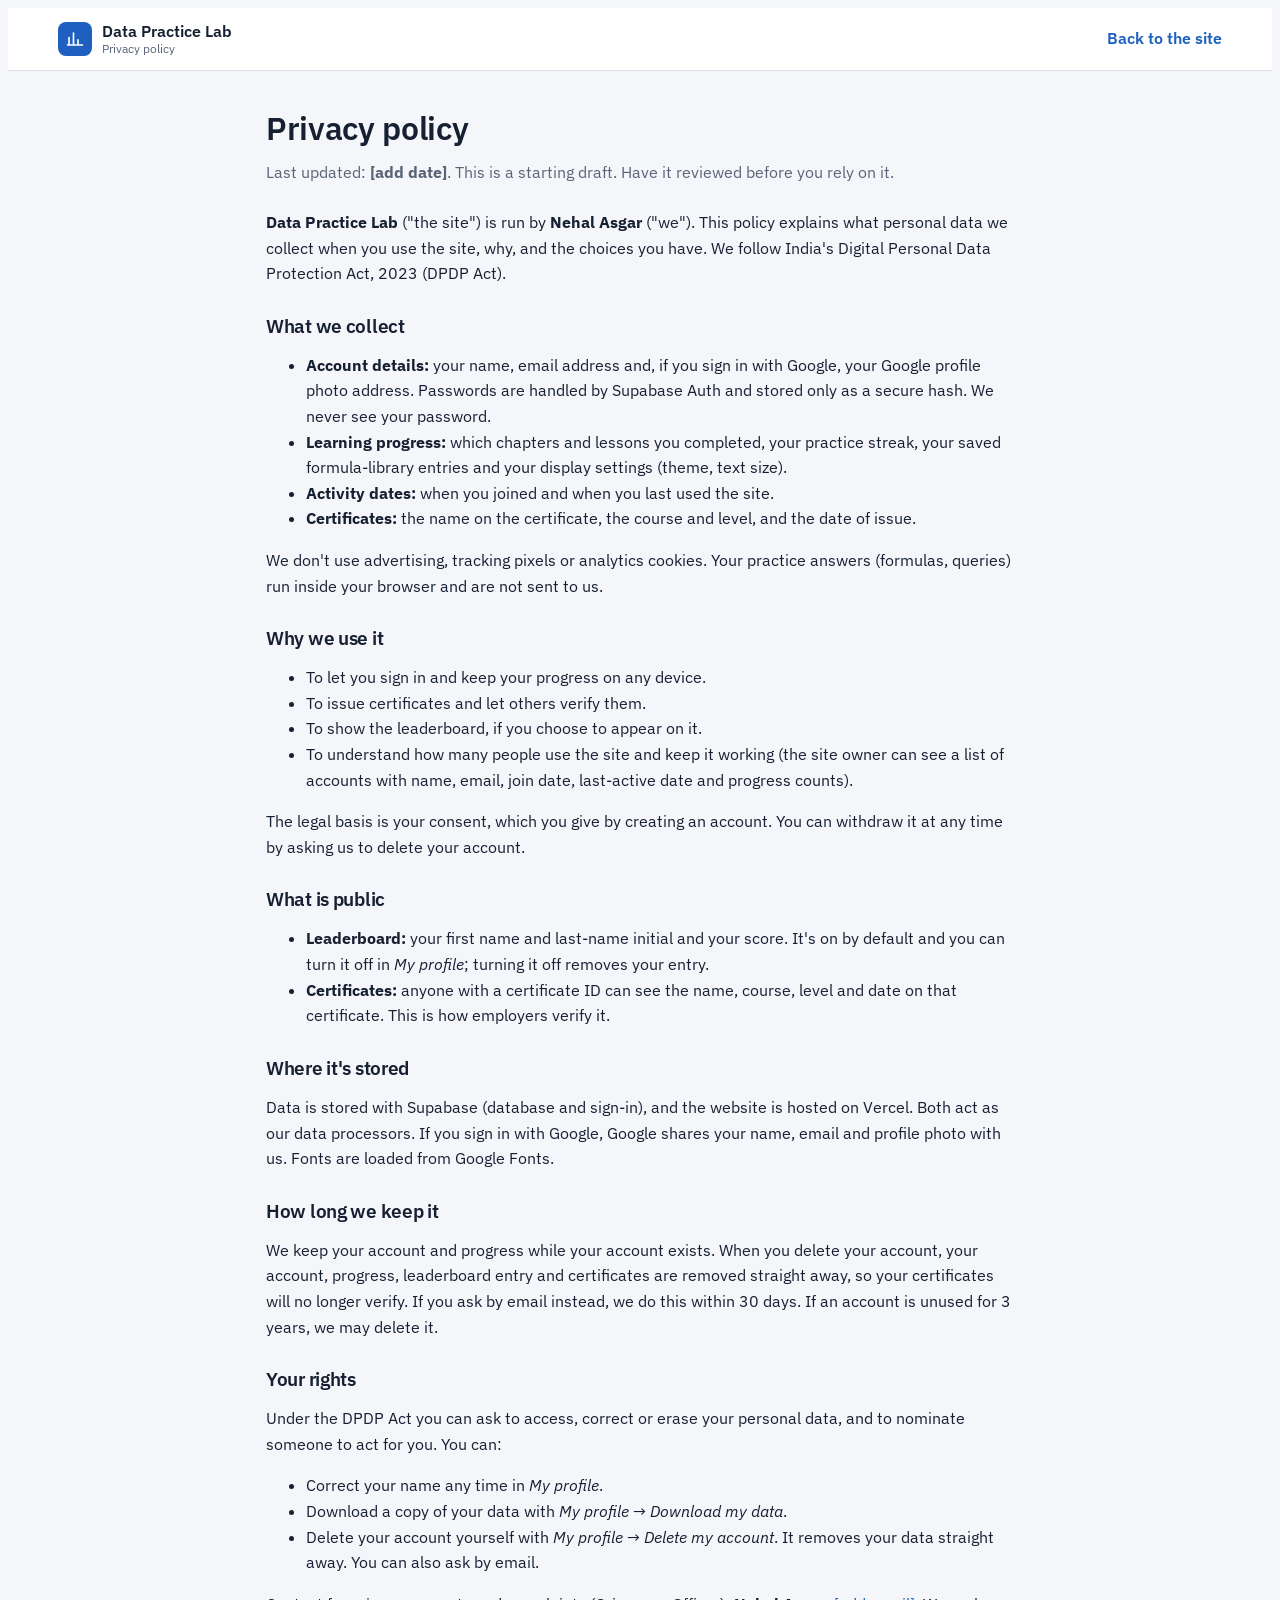
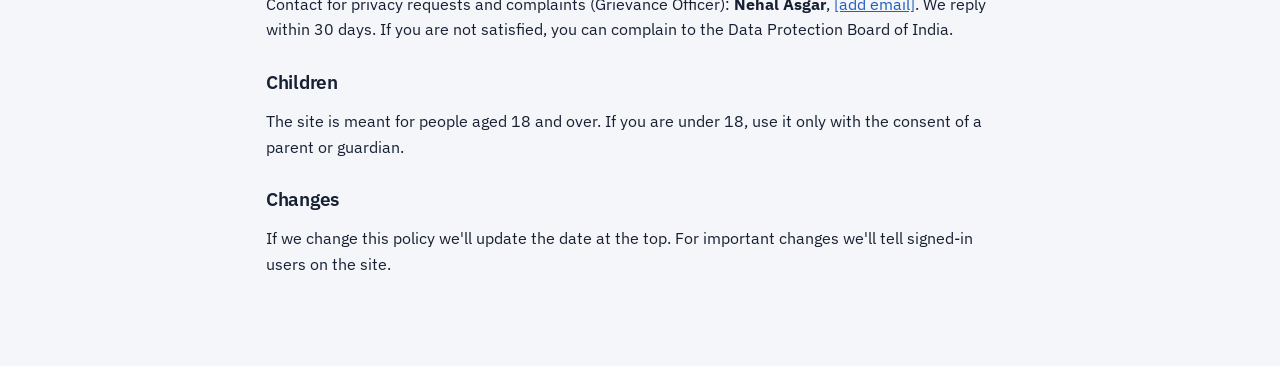
<file: privacy.html>
<!doctype html>
<html lang="en">
<head>
<meta charset="utf-8">
<meta name="viewport" content="width=device-width,initial-scale=1">
<title>Privacy policy · Data Practice Lab</title>
<link rel="stylesheet" href="https://fonts.googleapis.com/css2?family=IBM+Plex+Sans:wght@400;500;600&display=swap">
<link rel="stylesheet" href="css/app.css">
<link rel="stylesheet" href="css/site.css">
</head>
<body>
<header class="lnav"><a class="lbrand" href="./"><span class="logo"><svg viewBox="0 0 24 24" width="18" height="18" fill="none" stroke="currentColor" stroke-width="2.2" stroke-linecap="round"><path d="M4 20V10M10 20V4M16 20v-7M22 20H2"/></svg></span><span><b data-site="name">Data Practice Lab</b><small>Privacy policy</small></span></a><a class="lnk" href="./">Back to the site</a></header>
<main class="doc">
<h1>Privacy policy</h1>
<p class="meta">Last updated: <b>[add date]</b>. This is a starting draft. Have it reviewed before you rely on it.</p>

<p><b data-site="name">Data Practice Lab</b> ("the site") is run by <b data-site="owner">the site owner</b> ("we"). This policy explains what personal data we collect when you use the site, why, and the choices you have. We follow India's Digital Personal Data Protection Act, 2023 (DPDP Act).</p>

<h2>What we collect</h2>
<ul>
  <li><b>Account details:</b> your name, email address and, if you sign in with Google, your Google profile photo address. Passwords are handled by Supabase Auth and stored only as a secure hash. We never see your password.</li>
  <li><b>Learning progress:</b> which chapters and lessons you completed, your practice streak, your saved formula-library entries and your display settings (theme, text size).</li>
  <li><b>Activity dates:</b> when you joined and when you last used the site.</li>
  <li><b>Certificates:</b> the name on the certificate, the course and level, and the date of issue.</li>
</ul>
<p>We don't use advertising, tracking pixels or analytics cookies. Your practice answers (formulas, queries) run inside your browser and are not sent to us.</p>

<h2>Why we use it</h2>
<ul>
  <li>To let you sign in and keep your progress on any device.</li>
  <li>To issue certificates and let others verify them.</li>
  <li>To show the leaderboard, if you choose to appear on it.</li>
  <li>To understand how many people use the site and keep it working (the site owner can see a list of accounts with name, email, join date, last-active date and progress counts).</li>
</ul>
<p>The legal basis is your consent, which you give by creating an account. You can withdraw it at any time by asking us to delete your account.</p>

<h2>What is public</h2>
<ul>
  <li><b>Leaderboard:</b> your first name and last-name initial and your score. It's on by default and you can turn it off in <i>My profile</i>; turning it off removes your entry.</li>
  <li><b>Certificates:</b> anyone with a certificate ID can see the name, course, level and date on that certificate. This is how employers verify it.</li>
</ul>

<h2>Where it's stored</h2>
<p>Data is stored with Supabase (database and sign-in), and the website is hosted on Vercel. Both act as our data processors. If you sign in with Google, Google shares your name, email and profile photo with us. Fonts are loaded from Google Fonts.</p>

<h2>How long we keep it</h2>
<p>We keep your account and progress while your account exists. When you delete your account, your account, progress, leaderboard entry and certificates are removed straight away, so your certificates will no longer verify. If you ask by email instead, we do this within 30 days. If an account is unused for 3 years, we may delete it.</p>

<h2>Your rights</h2>
<p>Under the DPDP Act you can ask to access, correct or erase your personal data, and to nominate someone to act for you. You can:</p>
<ul>
  <li>Correct your name any time in <i>My profile</i>.</li>
  <li>Download a copy of your data with <i>My profile → Download my data</i>.</li>
  <li>Delete your account yourself with <i>My profile → Delete my account</i>. It removes your data straight away. You can also ask by email.</li>
</ul>
<p>Contact for privacy requests and complaints (Grievance Officer): <b data-site="owner">the site owner</b>, <a data-mail href="#">[add email]</a>. We reply within 30 days. If you are not satisfied, you can complain to the Data Protection Board of India.</p>

<h2>Children</h2>
<p>The site is meant for people aged 18 and over. If you are under 18, use it only with the consent of a parent or guardian.</p>

<h2>Changes</h2>
<p>If we change this policy we'll update the date at the top. For important changes we'll tell signed-in users on the site.</p>
</main>
<script src="js/config.js"></script>
<script>
var S = window.SITE || {};
document.querySelectorAll("[data-site]").forEach(function (el) { if (S[el.dataset.site]) el.textContent = S[el.dataset.site]; });
document.querySelectorAll("a[data-mail]").forEach(function (a) { if (S.contactEmail) { a.href = "mailto:" + S.contactEmail; a.textContent = S.contactEmail; } });
</script>
</body>
</html>
</file>
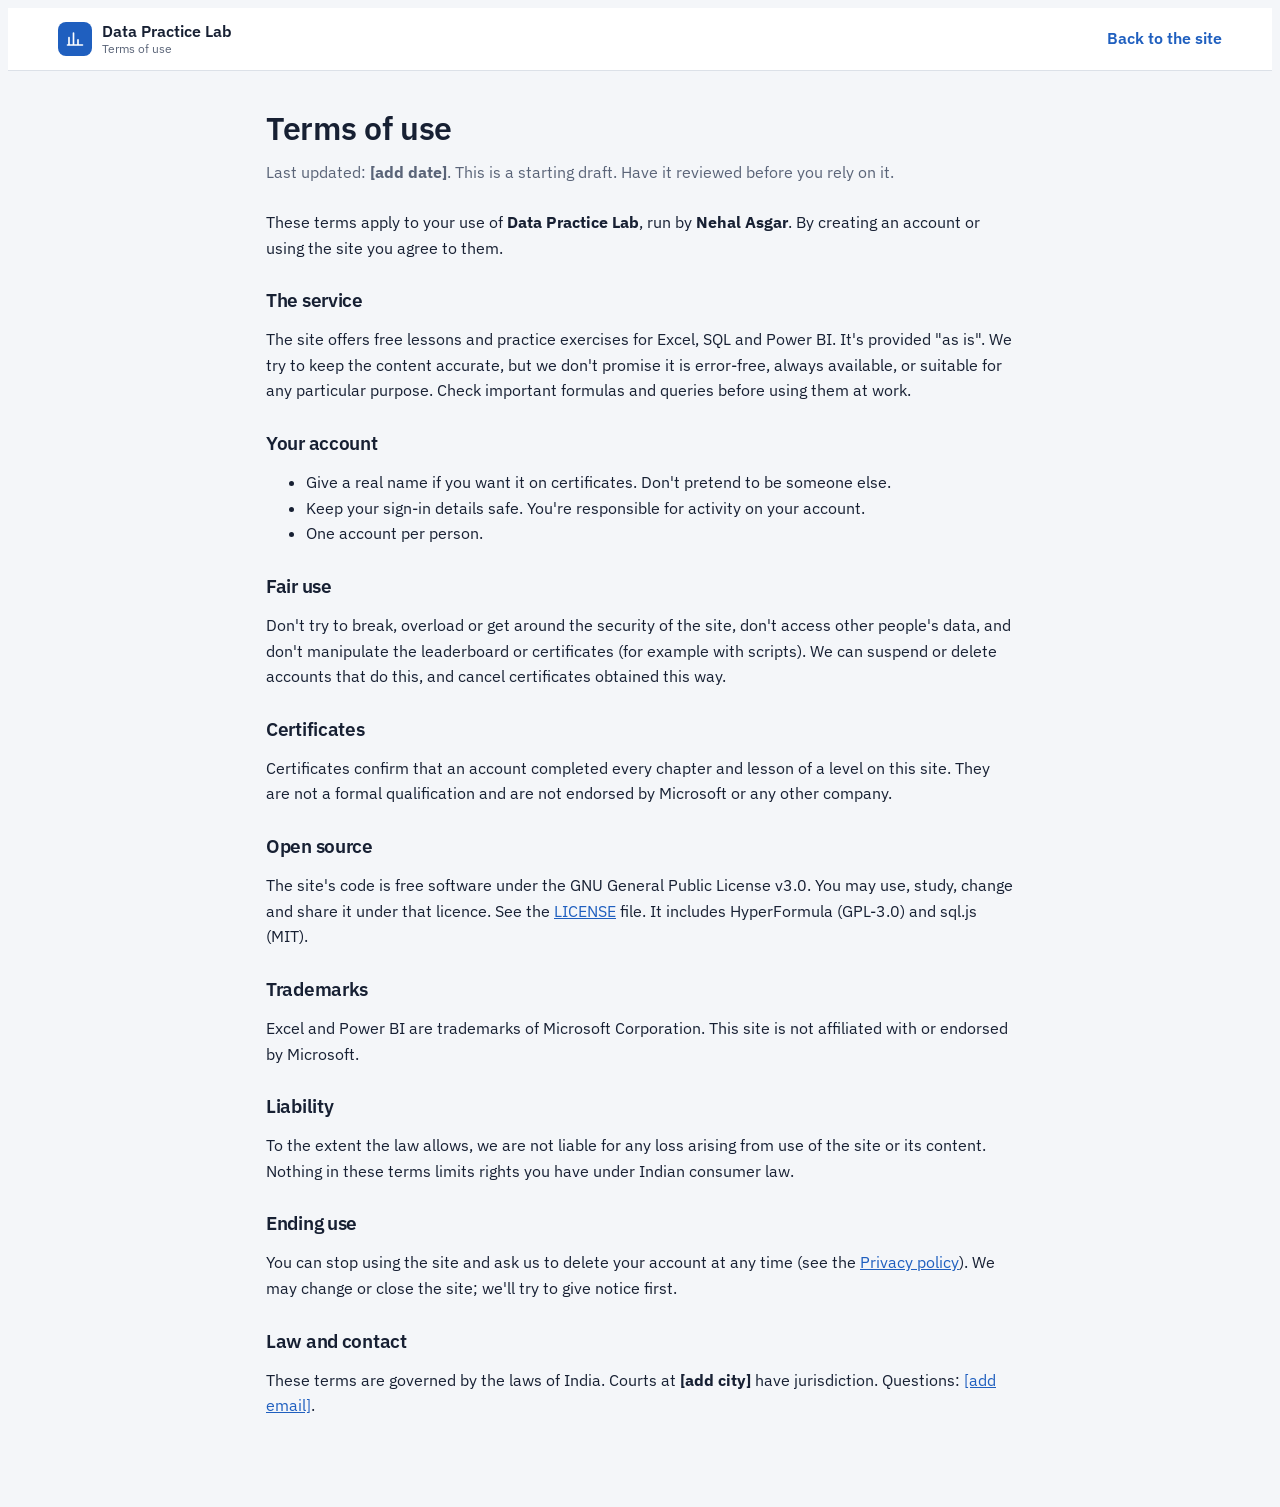
<file: terms.html>
<!doctype html>
<html lang="en">
<head>
<meta charset="utf-8">
<meta name="viewport" content="width=device-width,initial-scale=1">
<title>Terms of use · Data Practice Lab</title>
<link rel="stylesheet" href="https://fonts.googleapis.com/css2?family=IBM+Plex+Sans:wght@400;500;600&display=swap">
<link rel="stylesheet" href="css/app.css">
<link rel="stylesheet" href="css/site.css">
</head>
<body>
<header class="lnav"><a class="lbrand" href="./"><span class="logo"><svg viewBox="0 0 24 24" width="18" height="18" fill="none" stroke="currentColor" stroke-width="2.2" stroke-linecap="round"><path d="M4 20V10M10 20V4M16 20v-7M22 20H2"/></svg></span><span><b data-site="name">Data Practice Lab</b><small>Terms of use</small></span></a><a class="lnk" href="./">Back to the site</a></header>
<main class="doc">
<h1>Terms of use</h1>
<p class="meta">Last updated: <b>[add date]</b>. This is a starting draft. Have it reviewed before you rely on it.</p>

<p>These terms apply to your use of <b data-site="name">Data Practice Lab</b>, run by <b data-site="owner">the site owner</b>. By creating an account or using the site you agree to them.</p>

<h2>The service</h2>
<p>The site offers free lessons and practice exercises for Excel, SQL and Power BI. It's provided "as is". We try to keep the content accurate, but we don't promise it is error-free, always available, or suitable for any particular purpose. Check important formulas and queries before using them at work.</p>

<h2>Your account</h2>
<ul>
  <li>Give a real name if you want it on certificates. Don't pretend to be someone else.</li>
  <li>Keep your sign-in details safe. You're responsible for activity on your account.</li>
  <li>One account per person.</li>
</ul>

<h2>Fair use</h2>
<p>Don't try to break, overload or get around the security of the site, don't access other people's data, and don't manipulate the leaderboard or certificates (for example with scripts). We can suspend or delete accounts that do this, and cancel certificates obtained this way.</p>

<h2>Certificates</h2>
<p>Certificates confirm that an account completed every chapter and lesson of a level on this site. They are not a formal qualification and are not endorsed by Microsoft or any other company.</p>

<h2>Open source</h2>
<p>The site's code is free software under the GNU General Public License v3.0. You may use, study, change and share it under that licence. See the <a href="LICENSE">LICENSE</a> file. It includes HyperFormula (GPL-3.0) and sql.js (MIT).</p>

<h2>Trademarks</h2>
<p>Excel and Power BI are trademarks of Microsoft Corporation. This site is not affiliated with or endorsed by Microsoft.</p>

<h2>Liability</h2>
<p>To the extent the law allows, we are not liable for any loss arising from use of the site or its content. Nothing in these terms limits rights you have under Indian consumer law.</p>

<h2>Ending use</h2>
<p>You can stop using the site and ask us to delete your account at any time (see the <a href="privacy.html">Privacy policy</a>). We may change or close the site; we'll try to give notice first.</p>

<h2>Law and contact</h2>
<p>These terms are governed by the laws of India. Courts at <b>[add city]</b> have jurisdiction. Questions: <a data-mail href="#">[add email]</a>.</p>
</main>
<script src="js/config.js"></script>
<script>
var S = window.SITE || {};
document.querySelectorAll("[data-site]").forEach(function (el) { if (S[el.dataset.site]) el.textContent = S[el.dataset.site]; });
document.querySelectorAll("a[data-mail]").forEach(function (a) { if (S.contactEmail) { a.href = "mailto:" + S.contactEmail; a.textContent = S.contactEmail; } });
</script>
</body>
</html>
</file>
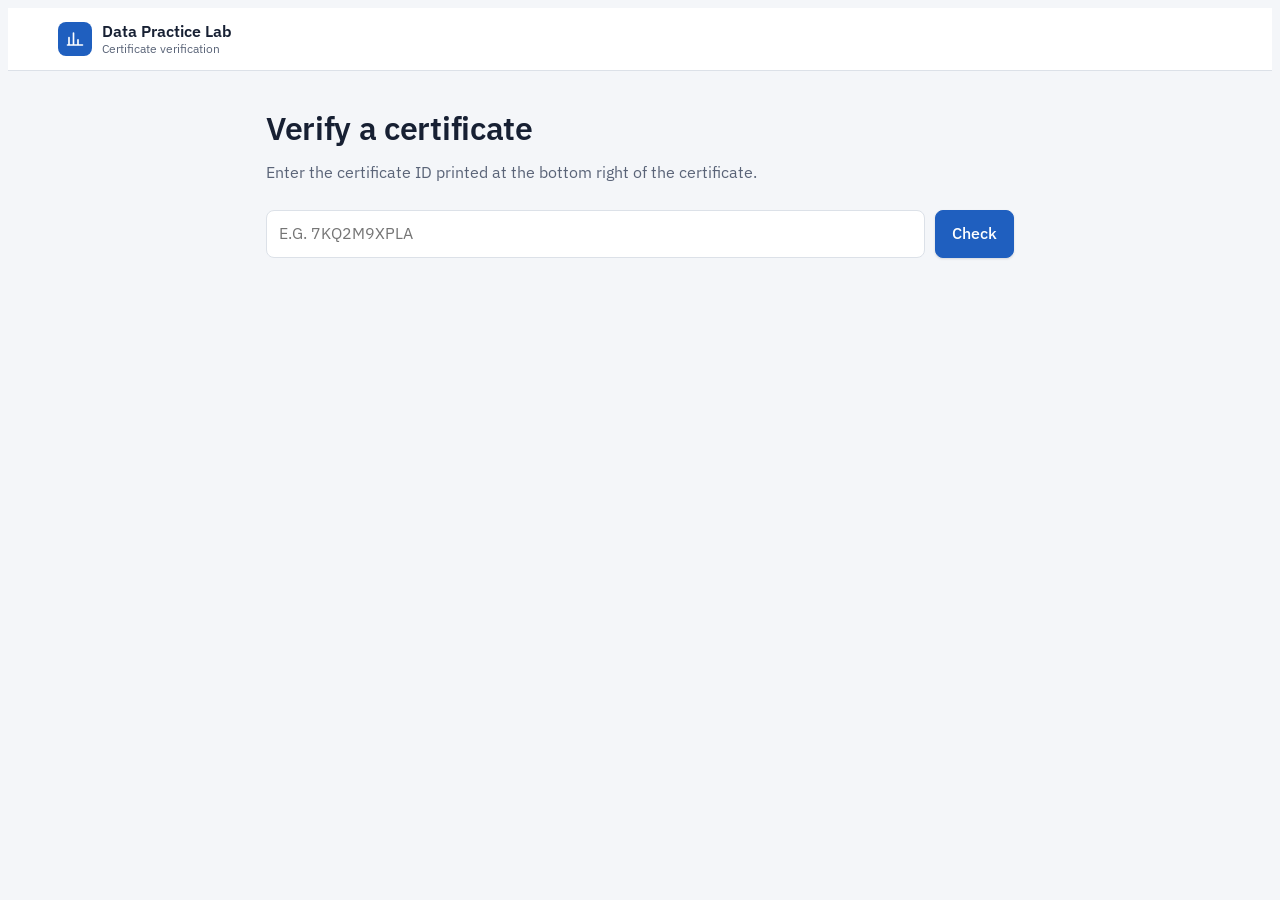
<file: verify.html>
<!doctype html>
<html lang="en">
<head>
<meta charset="utf-8">
<meta name="viewport" content="width=device-width,initial-scale=1">
<title>Verify a certificate · Data Practice Lab</title>
<link rel="stylesheet" href="https://fonts.googleapis.com/css2?family=IBM+Plex+Sans:wght@400;500;600&display=swap">
<link rel="stylesheet" href="css/app.css">
<link rel="stylesheet" href="css/site.css">
</head>
<body>
<header class="lnav"><a class="lbrand" href="./"><span class="logo"><svg viewBox="0 0 24 24" width="18" height="18" fill="none" stroke="currentColor" stroke-width="2.2" stroke-linecap="round"><path d="M4 20V10M10 20V4M16 20v-7M22 20H2"/></svg></span><span><b data-site="name">Data Practice Lab</b><small>Certificate verification</small></span></a></header>
<main class="doc">
  <h1>Verify a certificate</h1>
  <p class="meta">Enter the certificate ID printed at the bottom right of the certificate.</p>
  <form id="vf" class="row" style="display:flex;gap:10px;flex-wrap:wrap"><input id="vid" maxlength="20" placeholder="e.g. 7KQ2M9XPLA" style="flex:1;min-width:200px;padding:10px 12px;border:1px solid var(--line);border-radius:8px;background:var(--surface);color:var(--ink);font:inherit;text-transform:uppercase" aria-label="Certificate ID"><button class="btn primary" type="submit">Check</button></form>
  <div id="out"></div>
</main>
<script src="js/config.js"></script>
<script type="module">
const cfg = window.SUPABASE_CONFIG || {}, SITE = window.SITE || {};
const configured = /^https:\/\//.test(cfg.url || "") && !!cfg.anonKey && !/PASTE/i.test(cfg.url + cfg.anonKey);
const TR = {excel:"Excel", sql:"SQL", pbi:"Power BI"};
const esc = s => String(s ?? "").replace(/[&<>"']/g, c => ({"&":"&amp;","<":"&lt;",">":"&gt;",'"':"&quot;","'":"&#39;"}[c]));
document.querySelectorAll("[data-site]").forEach(el => { if (SITE[el.dataset.site]) el.textContent = SITE[el.dataset.site]; });
const out = document.getElementById("out");
async function fetchCert(id) {
  if (!configured) { try { const c = JSON.parse(localStorage.getItem("demo-db") || "{}")["certificates/" + id]; return c ? {name:c.name, track:c.track, level:c.level, issued_at:c.issuedAt} : null; } catch (e) { return null; } }
  const r = await fetch(cfg.url.replace(/\/$/, "") + "/rest/v1/rpc/verify_certificate", {method:"POST", headers:{apikey:cfg.anonKey, "Content-Type":"application/json"}, body:JSON.stringify({cert_id:id})});
  if (!r.ok) throw new Error("The verification service didn't answer (" + r.status + ").");
  const rows = await r.json(); return rows[0] || null;
}
async function check(id) {
  id = (id || "").trim().toUpperCase(); if (!/^[A-Z0-9]{6,20}$/.test(id)) { out.innerHTML = ""; return; }
  out.innerHTML = `<p class="muted">Checking…</p>`;
  try {
    const c = await fetchCert(id);
    out.innerHTML = c ? `<div class="vcard ok"><b>Valid certificate</b><dl><dt>Issued to</dt><dd>${esc(c.name)}</dd><dt>Course</dt><dd>${esc(TR[c.track] || c.track)} · ${c.level === "advanced" ? "Advanced" : "Basic"} level</dd><dt>Date of issue</dt><dd>${esc(new Date(c.issued_at).toLocaleDateString("en-GB", {day:"2-digit", month:"long", year:"numeric"}))}</dd><dt>Certificate ID</dt><dd>${esc(id)}</dd></dl></div>`
      : `<div class="vcard bad"><b>No certificate found</b><p>Check the ID and try again. IDs are 10 characters, letters and digits.</p></div>`;
  } catch (e) { out.innerHTML = `<div class="vcard bad"><b>Couldn't check right now</b><p>${esc(e.message)}</p></div>`; }
}
const q = new URLSearchParams(location.search).get("id");
document.getElementById("vf").onsubmit = e => { e.preventDefault(); const v = document.getElementById("vid").value; history.replaceState(null, "", "?id=" + encodeURIComponent(v.trim().toUpperCase())); check(v); };
if (q) { document.getElementById("vid").value = q; check(q); }
</script>
</body>
</html>
</file>
<file: css/app.css>
/* Layout: corporate learning portal. Sticky top bar, collapsible navigation rail on the left, one reading/practice column on the right. */
:root{
  --bg:#F4F6F9; --surface:#FFFFFF; --sunk:#EDF0F4; --ink:#172033; --muted:#5A6478; --line:#DCE1E8;
  --accent:#1F5FBF; --accent-soft:#E7EEF9; --accent-ink:#FFFFFF;
  --t-excel:#1D7A4E; --t-sql:#2C5DA8; --t-pbi:#B07A0C;
  --excel:var(--t-excel); --sql:var(--t-sql); --pbi:var(--t-pbi);
  --excel-soft:#E3F1E9; --sql-soft:#E4EBF7; --pbi-soft:#F7EDD9;
  --ok:#1E7B45; --ok-soft:#E3F2E9; --bad:#B4322A; --bad-soft:#FBE9E7; --hl:#FFF1B8;
  --shadow:0 1px 2px rgba(16,24,40,.06), 0 1px 3px rgba(16,24,40,.08);
  --shadow-lg:0 10px 30px rgba(16,24,40,.14);
  --f-display:"IBM Plex Sans", "Segoe UI", system-ui, sans-serif;
  --f-body:"IBM Plex Sans", "Segoe UI", system-ui, sans-serif;
  --f-mono:"IBM Plex Mono", ui-monospace, Consolas, monospace;
  --r:10px; --fs:16px; --top:60px; --rail:296px;
}
@media (prefers-color-scheme: dark){:root:not([data-theme="light"]){
  --bg:#0E121A; --surface:#161B25; --sunk:#1D2330; --ink:#E6EAF2; --muted:#9AA4B7; --line:#2A3242;
  --accent:#7DA6EE; --accent-soft:#1C2A44; --accent-ink:#0E121A;
  --t-excel:#55C48C; --t-sql:#86A9EE; --t-pbi:#E5B455;
  --excel-soft:#16301F; --sql-soft:#1A2640; --pbi-soft:#382A12;
  --ok:#5CCB86; --ok-soft:#143022; --bad:#F08A80; --bad-soft:#3A1A17; --hl:#4A3F12;
  --shadow:0 1px 2px rgba(0,0,0,.4); --shadow-lg:0 10px 30px rgba(0,0,0,.5); color-scheme:dark}}
:root[data-theme="dark"]{
  --bg:#0E121A; --surface:#161B25; --sunk:#1D2330; --ink:#E6EAF2; --muted:#9AA4B7; --line:#2A3242;
  --accent:#7DA6EE; --accent-soft:#1C2A44; --accent-ink:#0E121A;
  --t-excel:#55C48C; --t-sql:#86A9EE; --t-pbi:#E5B455;
  --excel-soft:#16301F; --sql-soft:#1A2640; --pbi-soft:#382A12;
  --ok:#5CCB86; --ok-soft:#143022; --bad:#F08A80; --bad-soft:#3A1A17; --hl:#4A3F12;
  --shadow:0 1px 2px rgba(0,0,0,.4); --shadow-lg:0 10px 30px rgba(0,0,0,.5); color-scheme:dark}

*{box-sizing:border-box}
code, pre, kbd, input, textarea{font-variant-ligatures:none; font-feature-settings:"liga" 0, "calt" 0}
[hidden]{display:none!important}
html{scroll-padding-top:calc(var(--top) + 12px)}
body{background:var(--bg); color:var(--ink); font-family:var(--f-body); font-size:var(--fs); line-height:1.6; -webkit-font-smoothing:antialiased}
body::before{content:""; position:fixed; inset:0 0 auto; height:env(safe-area-inset-top, 0px); z-index:60; background:var(--surface)}
button{font:inherit; color:inherit; cursor:pointer}
button:focus-visible, input:focus-visible, textarea:focus-visible, select:focus-visible, summary:focus-visible{outline:2px solid var(--accent); outline-offset:2px}
code{font-family:var(--f-mono); font-size:.86em; background:var(--sunk); padding:.1em .35em; border-radius:4px; overflow-wrap:anywhere}

/* ===== App shell ===== */
.shell{min-height:100%}
.topbar{position:sticky; top:env(safe-area-inset-top, 0px); z-index:50; height:var(--top); display:flex; align-items:center; gap:14px; background:var(--surface); border-bottom:1px solid var(--line); padding-left:max(14px, env(safe-area-inset-left, 0px)); padding-right:max(14px, env(safe-area-inset-right, 0px))}
.brand{display:flex; align-items:center; gap:10px; background:none; border:none; padding:4px 6px; border-radius:8px; text-align:left; min-width:0}
.brand:hover{background:var(--sunk)}
.brand .logo{width:32px; height:32px; border-radius:8px; background:var(--accent); color:var(--accent-ink); display:grid; place-items:center; flex:none}
.brand b{display:block; font-weight:600; font-size:1rem; letter-spacing:-.01em; line-height:1.2; white-space:nowrap}
.brand small{display:block; color:var(--muted); font-size:.74rem; line-height:1.2; white-space:nowrap}
.topbar .search{flex:1 1 auto; max-width:520px; margin-left:auto; position:relative}
.topbar .search input{width:100%; font:inherit; font-size:.92rem; padding:8px 12px 8px 36px; border:1px solid var(--line); border-radius:8px; background:var(--sunk) url("data:image/svg+xml,%3Csvg xmlns='http://www.w3.org/2000/svg' width='16' height='16' fill='none' stroke='%238791A5' stroke-width='2' viewBox='0 0 24 24'%3E%3Ccircle cx='11' cy='11' r='7'/%3E%3Cpath d='m20 20-3.5-3.5'/%3E%3C/svg%3E") no-repeat 11px 50%; color:var(--ink)}
.topbar .search input:focus{outline:none; border-color:var(--accent); background-color:var(--surface)}
.actions{display:flex; gap:4px; align-items:center; flex:none}
.iconbtn{width:38px; height:38px; display:grid; place-items:center; border:1px solid transparent; background:none; border-radius:8px; color:var(--muted)}
.iconbtn:hover{background:var(--sunk); color:var(--ink)}
.iconbtn[aria-pressed="true"]{background:var(--accent-soft); color:var(--accent)}
.iconbtn svg{width:20px; height:20px}
#menubtn{flex:none}

.frame{display:grid; grid-template-columns:var(--rail) minmax(0,1fr); transition:grid-template-columns .25s ease}
.shell.rail-off .frame{grid-template-columns:0 minmax(0,1fr)}
.rail{position:sticky; top:calc(var(--top) + env(safe-area-inset-top, 0px)); height:calc(100dvh - var(--top) - env(safe-area-inset-top, 0px)); overflow-y:auto; overflow-x:hidden; background:var(--surface); border-right:1px solid var(--line); padding:14px 12px 28px; padding-left:max(12px, env(safe-area-inset-left, 0px)); min-width:0; scrollbar-width:thin}
.shell.rail-off .rail{padding:0; border:none; visibility:hidden}
.railitem{display:flex; align-items:center; gap:10px; width:100%; border:none; background:none; padding:8px 10px; border-radius:8px; font-weight:500; text-align:left; color:var(--ink)}
.railitem:hover{background:var(--sunk)}
.railitem[aria-current="true"]{background:var(--accent-soft); color:var(--accent)}
.railitem svg{width:18px; height:18px; flex:none}
.railsec{font-size:.7rem; letter-spacing:.09em; text-transform:uppercase; color:var(--muted); font-weight:600; padding:16px 10px 6px}
.tracks{display:grid; gap:2px}
.tab{display:flex; align-items:center; gap:10px; padding:8px 10px; border:none; background:none; border-radius:8px; color:var(--ink); font-weight:500; text-align:left; width:100%}
.tab:hover{background:var(--sunk)}
.tab .dot{width:26px; height:26px; border-radius:7px; background:var(--c-soft); color:var(--c); display:grid; place-items:center; font-size:.72rem; font-weight:700; flex:none}
.tab .cnt{margin-left:auto; font-family:var(--f-mono); font-size:.74rem; color:var(--muted); font-variant-numeric:tabular-nums}
.tab[aria-selected="true"]{background:var(--accent-soft); color:var(--accent); font-weight:600}
.tab[data-t="excel"]{--c:var(--t-excel); --c-soft:var(--excel-soft)} .tab[data-t="sql"]{--c:var(--t-sql); --c-soft:var(--sql-soft)} .tab[data-t="pbi"]{--c:var(--t-pbi); --c-soft:var(--pbi-soft)}
.shell.home .tab[aria-selected="true"]{background:none; color:var(--ink); font-weight:500}

main{padding:28px clamp(16px, 4vw, 48px) 56px; padding-right:max(clamp(16px, 4vw, 48px), env(safe-area-inset-right, 0px)); min-width:0}
#lesson{max-width:1040px; margin:0 auto}
.shell.focus #lesson{max-width:860px}
.progress{padding:4px 10px 12px}
.progress .bar{height:6px; background:var(--sunk); border-radius:3px; overflow:hidden}
.progress .bar i{display:block; height:100%; background:var(--accent); border-radius:3px; transition:width .6s cubic-bezier(.2,.8,.2,1)}
.progress small{display:block; color:var(--muted); margin-top:6px; font-size:.78rem; font-variant-numeric:tabular-nums}
.grp{font-size:.7rem; letter-spacing:.09em; text-transform:uppercase; color:var(--muted); font-weight:600; padding:14px 10px 4px}
.ls{display:flex; width:100%; align-items:center; gap:10px; text-align:left; background:none; border:none; padding:6px 10px; border-radius:7px; font-size:.9rem; line-height:1.3; color:var(--ink)}
.ls:hover{background:var(--sunk)}
.ls[aria-current="true"]{background:var(--accent-soft); color:var(--accent); font-weight:600}
.ls .ck{flex:none; width:16px; height:16px; border-radius:50%; border:1.5px solid var(--line); display:grid; place-items:center; font-size:10px; color:transparent; transition:background .3s, border-color .3s}
.ls.done .ck{background:var(--ok); border-color:var(--ok); color:#fff}

.mobile-pick{display:none; margin-bottom:16px}
.mobile-pick select{width:100%; font:inherit; padding:10px; border-radius:var(--r); border:1px solid var(--line); background:var(--surface); color:var(--ink)}
.eyebrow{font-size:.78rem; letter-spacing:.08em; text-transform:uppercase; color:var(--accent); font-weight:700; font-variant-numeric:tabular-nums}
h2{font-family:var(--f-display); font-weight:700; font-size:clamp(1.5rem, 3vw, 2rem); line-height:1.15; margin:6px 0 14px; text-wrap:balance}
h3{font-family:var(--f-display); font-weight:600; font-size:1.2rem; margin:0 0 6px}
.learn{max-width:68ch}
.learn ul, .learn ol{padding-left:1.3em} .learn li{margin:3px 0}
.pattern{display:grid; grid-template-columns:repeat(auto-fit, minmax(240px, 1fr)); gap:12px; margin:18px 0 26px; max-width:860px}
.pattern > div{border:1px solid var(--line); border-radius:var(--r); padding:12px 14px; min-width:0}
.lab{font-size:.72rem; letter-spacing:.08em; text-transform:uppercase; color:var(--muted); font-weight:700; display:block; margin-bottom:6px}
.pattern pre{margin:0; font-family:var(--f-mono); font-size:.9rem; white-space:pre-wrap; overflow-wrap:anywhere; color:var(--accent); font-weight:600}
.pattern p{margin:6px 0 0; color:var(--muted); font-size:.92rem}

.try{border-top:1px dashed var(--line); padding-top:22px}
.task{font-size:1.08rem; margin:0 0 14px; max-width:70ch}
.task b{color:var(--accent)}

/* Excel grid */
.sheetwrap{overflow-x:auto; border:1px solid var(--line); border-radius:var(--r); margin-bottom:12px}
table.sheet{border-collapse:collapse; font-size:.86rem; font-variant-numeric:tabular-nums; min-width:100%}
.sheet th{background:var(--sunk); color:var(--muted); font-weight:400; font-size:.76rem; padding:3px 8px; border:1px solid var(--line); text-align:center}
.sheet td{border:1px solid var(--line); padding:4px 9px; white-space:nowrap}
.sheet td.n{text-align:right} .sheet tr.hdr td{font-weight:700}
.sheet td.hit{background:var(--hl); outline:1.5px solid var(--accent); outline-offset:-1.5px}
.fbar{display:flex; align-items:stretch; border:1.5px solid var(--line); border-radius:var(--r); background:var(--surface); overflow:hidden}
.fbar:focus-within{border-color:var(--accent)}
.fx{display:grid; place-items:center; padding:0 12px; font-family:var(--f-mono); font-style:italic; color:var(--muted); background:var(--sunk); border-right:1px solid var(--line)}
.fbar input{flex:1; min-width:0; border:none; background:transparent; color:var(--ink); font-family:var(--f-mono); font-size:1rem; padding:11px 12px}
.fbar input:focus{outline:none}
textarea.code{display:block; width:100%; min-height:96px; resize:vertical; border:1.5px solid var(--line); border-radius:var(--r); background:var(--surface); color:var(--ink); font-family:var(--f-mono); font-size:.95rem; padding:12px; line-height:1.5}
textarea.code:focus{outline:none; border-color:var(--accent)}

/* Data panels */
details.data{border:1px solid var(--line); border-radius:var(--r); margin-bottom:10px}
details.data summary{cursor:pointer; padding:8px 12px; font-weight:700; font-size:.92rem; display:flex; gap:10px; align-items:baseline; flex-wrap:wrap}
details.data summary span{font-weight:400; color:var(--muted); font-family:var(--f-mono); font-size:.8rem}
.tscroll{overflow-x:auto; max-height:340px; overflow-y:auto}
table.grid{border-collapse:collapse; font-size:.84rem; font-variant-numeric:tabular-nums; width:100%}
.grid th{position:sticky; top:0; background:var(--sunk); text-align:left; padding:6px 10px; font-family:var(--f-mono); font-size:.78rem; font-weight:600; border-bottom:1px solid var(--line); white-space:nowrap}
.grid td{padding:5px 10px; border-bottom:1px solid var(--line); white-space:nowrap}
.grid td.n{text-align:right} .grid td.null{color:var(--muted); font-style:italic}
.grid tr.total td{font-weight:700; border-top:2px solid var(--line)}

.actions{display:flex; flex-wrap:wrap; gap:8px; margin:12px 0 4px; align-items:center}
.btn{border:1px solid var(--line); background:var(--surface); padding:9px 16px; border-radius:var(--r); font-weight:700}
.btn:hover{background:var(--sunk)}
.btn.primary{background:var(--accent); border-color:var(--accent); color:var(--surface)}
.btn.primary:hover{filter:brightness(1.08); background:var(--accent)}
.kbd{color:var(--muted); font-size:.82rem}
.hintbox{margin:10px 0 0; display:grid; gap:6px}
.hintbox p{margin:0; padding:8px 12px; background:var(--accent-soft); border-radius:6px; font-size:.95rem}
.answerline{display:flex; flex-wrap:wrap; gap:8px; align-items:center}
.answerline code{font-size:.9rem}

.result{margin-top:16px; display:grid; gap:12px}
.out{border:1px solid var(--line); border-radius:var(--r); padding:12px 14px; min-width:0}
.big{font-family:var(--f-mono); font-size:1.5rem; font-weight:600; overflow-wrap:anywhere}
.verdict{padding:12px 14px; border-radius:var(--r); display:flex; gap:12px; align-items:flex-start; flex-wrap:wrap}
.verdict b{font-family:var(--f-display); font-size:1.1rem}
.verdict.ok{background:var(--ok-soft); color:var(--ok)} .verdict.no{background:var(--bad-soft); color:var(--bad)} .verdict.info{background:var(--sunk); color:var(--ink)}
.verdict p{margin:0; color:var(--ink); flex:1 1 260px}
.pbi-out{display:grid; grid-template-columns:minmax(150px, 220px) minmax(0,1fr); gap:12px}
.card{border:1px solid var(--line); border-radius:var(--r); padding:14px; display:flex; flex-direction:column; justify-content:center}
.card .big{color:var(--accent)}
.card small{color:var(--muted)}

/* Quiz */
.q{border:1px solid var(--line); border-radius:var(--r); padding:14px; margin:0 0 12px}
.q legend{font-weight:700; padding:0 6px}
.opts{display:grid; gap:6px; margin-top:6px}
.opt{text-align:left; border:1.5px solid var(--line); background:var(--surface); padding:9px 12px; border-radius:6px}
.opt:hover{border-color:var(--accent)}
.opt.right{border-color:var(--ok); background:var(--ok-soft)} .opt.wrong{border-color:var(--bad); background:var(--bad-soft)}
.why{margin:8px 0 0; font-size:.94rem; color:var(--muted)}

.pager{display:flex; justify-content:space-between; gap:10px; margin-top:28px; padding-top:16px; border-top:1px solid var(--line); flex-wrap:wrap}
.notice{padding:10px 12px; border-radius:6px; background:var(--sunk); color:var(--muted); font-size:.92rem}


/* Editor, autocomplete, cell picking */
.editor{position:relative}
.ac{position:relative; margin-top:4px; z-index:2; width:min(440px, 100%); background:var(--surface); border:1px solid var(--line); border-radius:var(--r); box-shadow:0 8px 24px rgba(0,0,0,.14); padding:4px; display:grid}
.acit{display:flex; gap:10px; align-items:baseline; text-align:left; border:none; background:none; padding:6px 10px; border-radius:6px; min-width:0}
.acit b{font-family:var(--f-mono); font-size:.88rem; font-weight:600; white-space:nowrap}
.acit span{color:var(--muted); font-size:.82rem; overflow:hidden; text-overflow:ellipsis; white-space:nowrap; min-width:0}
.acit.on, .acit:hover{background:var(--accent-soft)}
.acit.on b{color:var(--accent)}
.achelp{font-size:.74rem; color:var(--muted); padding:4px 10px 2px; border-top:1px solid var(--line); margin-top:2px}
.argtip{margin-top:6px; font-size:.86rem; color:var(--muted); overflow-wrap:anywhere}
.argtip code{background:var(--accent-soft); color:var(--ink)} .argtip code b{color:var(--accent)}
.tipline{margin:8px 0 0; font-size:.84rem; color:var(--muted)}
kbd{font-family:var(--f-mono); font-size:.78rem; border:1px solid var(--line); border-bottom-width:2px; border-radius:4px; padding:0 .35em; background:var(--surface); color:var(--ink)}
.sheet td{cursor:cell; user-select:none; -webkit-user-select:none}
.sheet th.colh{cursor:pointer} .sheet th.colh:hover{background:var(--accent-soft); color:var(--accent)}
.sheet td.pick{background:var(--accent-soft); outline:2px dashed var(--accent); outline-offset:-2px}
.sheet th.corner{min-width:28px}
.grid th.pickable{cursor:pointer} .grid th.pickable:hover{color:var(--accent); background:var(--accent-soft)}
.tname{font-weight:700; color:var(--ink)!important; font-family:var(--f-body)!important; font-size:.92rem!important; cursor:pointer; border-bottom:1px dashed var(--muted)}
.chips{display:flex; flex-wrap:wrap; gap:6px; align-items:center; margin:2px 0 12px}
.chips .lab{margin:0 4px 0 0}
.chip{font-family:var(--f-mono); font-size:.82rem; border:1px solid var(--line); background:var(--surface); border-radius:999px; padding:3px 10px}
.chip:hover{border-color:var(--accent); color:var(--accent)}
.asdate{font-family:var(--f-body); font-size:.9rem; color:var(--muted); font-weight:400}
.errline{margin:6px 0 0}


/* Theory / Practice switch */
.seg{display:inline-grid; grid-template-columns:1fr 1fr; border:1px solid var(--line); border-radius:calc(var(--r) + 2px); padding:3px; background:var(--sunk); gap:3px}
.seg button{border:none; background:none; border-radius:var(--r); padding:8px 18px; text-align:left; display:grid; line-height:1.2; color:var(--muted)}
.seg button b{font-family:var(--f-display); font-size:1.05rem; font-weight:600}
.seg button small{font-size:.76rem}
.seg button[aria-pressed="true"]{background:var(--surface); color:var(--ink); box-shadow:0 1px 3px rgba(0,0,0,.12)}
.seg button[aria-pressed="true"] b{color:var(--accent)}
/* Theory article */
.learn.theory h4{font-family:var(--f-display); font-weight:600; font-size:1.08rem; margin:22px 0 6px}
.learn.theory p, .learn.theory li{max-width:68ch}
table.mini{border-collapse:collapse; margin:10px 0 14px; font-size:.92rem; display:block; overflow-x:auto; max-width:100%}
table.mini th, table.mini td{border:1px solid var(--line); padding:6px 10px; text-align:left; vertical-align:top}
table.mini th{background:var(--sunk); font-weight:700}
ol.steps{counter-reset:s; list-style:none; padding:0; display:grid; gap:4px}
ol.steps li{counter-increment:s; display:flex; gap:10px; align-items:baseline}
ol.steps li::before{content:counter(s); flex:none; width:22px; height:22px; border-radius:50%; background:var(--accent-soft); color:var(--accent); font-weight:700; font-size:.8rem; display:grid; place-items:center}
pre.code-block{font-family:var(--f-mono); font-size:.85rem; background:var(--sunk); border-radius:var(--r); padding:12px 14px; overflow-x:auto}
.venns{display:grid; grid-template-columns:repeat(auto-fit, minmax(130px, 1fr)); gap:12px; margin:12px 0; max-width:720px}
.venn{margin:0; text-align:center} .venn svg{width:100%; max-width:160px; height:auto}
.venn .on{fill:var(--accent); fill-opacity:.55} .venn .off, .venn .mid{fill:none} .venn .ring{fill:none; stroke:var(--ink); stroke-width:1.2}
.venn figcaption{font-size:.82rem; color:var(--muted)}
.terms{border:1px solid var(--line); border-radius:var(--r); padding:12px 14px; margin:20px 0 24px; max-width:860px}
.terms dl{display:grid; grid-template-columns:repeat(auto-fit, minmax(200px, 1fr)); gap:8px 18px; margin:0}
.terms dt{font-weight:700; color:var(--accent)} .terms dd{margin:0; color:var(--muted); font-size:.92rem}
.practise{margin-top:22px}
.chip.go{font-family:var(--f-body); font-weight:700}


/* Level bar + search */
.levelbar-old{grid-column:1 / -1; display:flex; flex-wrap:wrap; gap:10px 16px; align-items:center; justify-content:space-between; padding:12px 16px; border-bottom:1px solid var(--line); background:var(--surface)}
.levels{display:flex; gap:8px; flex-wrap:wrap; min-width:0}
.lvl{border:1.5px solid var(--line); background:var(--surface); border-radius:var(--r); padding:7px 14px; text-align:left; display:grid; line-height:1.25; max-width:300px}
.lvl b{font-family:var(--f-display); font-weight:600; font-size:1rem}
.lvl small{color:var(--muted); font-size:.76rem}
.lvl[aria-pressed="true"]{border-color:var(--accent); background:var(--accent-soft)}
.lvl[aria-pressed="true"] b{color:var(--accent)}
.search{position:relative; flex:1 1 260px; max-width:380px}
.search input{width:100%; font:inherit; padding:9px 12px; border:1.5px solid var(--line); border-radius:var(--r); background:var(--surface); color:var(--ink)}
.search input:focus{outline:none; border-color:var(--accent)}
.sres{position:absolute; right:0; left:0; top:calc(100% + 4px); z-index:30; background:var(--surface); border:1px solid var(--line); border-radius:var(--r); box-shadow:0 8px 24px rgba(0,0,0,.16); padding:4px; display:grid; max-height:60vh; overflow:auto}
.sr{display:grid; text-align:left; border:none; background:none; padding:7px 10px; border-radius:6px}
.sr:hover, .sr:focus-visible{background:var(--accent-soft)}
.sr span{font-size:.78rem; color:var(--muted)}
.sres .none{margin:6px 10px; color:var(--muted)}
.btn.small{padding:5px 12px; font-size:.88rem; margin-top:10px}


/* Formula Library */
.lvl.lib{border-style:dashed}
.ls .ck.n{border:none; width:auto; min-width:22px; height:auto; border-radius:999px; background:var(--sunk); color:var(--muted); font-size:.72rem; padding:1px 6px}
.libset{border:1px solid var(--line); border-radius:var(--r); margin:16px 0 18px; background:var(--surface)}
.libset > summary{cursor:pointer; padding:12px 14px; font-weight:700; display:flex; flex-wrap:wrap; gap:4px 12px; align-items:baseline}
.libset > summary span{font-weight:400; color:var(--muted); font-size:.86rem}
.libgrid{padding:0 14px 14px; display:grid; gap:12px}
.opts{display:flex; flex-wrap:wrap; gap:10px 12px}
.opt-in{display:grid; gap:3px; font-size:.8rem; color:var(--muted); min-width:0; flex:1 1 170px}
.opt-in.sm{flex:0 1 110px}
.opt-in input, .opt-in select, .fld input{font:inherit; font-size:.92rem; color:var(--ink); background:var(--surface); border:1px solid var(--line); border-radius:6px; padding:6px 8px; width:100%; min-width:0}
.opt-in input:focus, .opt-in select:focus, .fld input:focus{outline:none; border-color:var(--accent)}
.fhead, .fld{display:grid; grid-template-columns:minmax(110px, 1.1fr) 52px minmax(0, 1.3fr); gap:6px; align-items:center}
.fhead.two, .flds:has(.fld:not(:has(.letter))) .fld{grid-template-columns:minmax(120px, 1fr) minmax(0, 1.6fr)}
.fhead{font-size:.74rem; text-transform:uppercase; letter-spacing:.06em; color:var(--muted); font-weight:700}
.flds{display:grid; gap:6px 18px; grid-template-columns:repeat(auto-fill, minmax(min(100%, 330px), 1fr))}
.fhead{display:none!important}
.fld span{font-size:.9rem}
.fld input.letter{text-transform:uppercase; text-align:center; font-family:var(--f-mono)}
.setfoot{display:flex; justify-content:flex-end}
.libtools{margin:0 0 6px}
.libtools input{width:100%; max-width:420px; font:inherit; padding:9px 12px; border:1.5px solid var(--line); border-radius:var(--r); background:var(--surface); color:var(--ink)}
.libcat-h{margin:22px 0 10px; font-size:1.15rem}
.fcards{display:grid; grid-template-columns:repeat(auto-fill, minmax(min(100%, 380px), 1fr)); gap:12px}
.fcard{border:1px solid var(--line); border-radius:var(--r); padding:12px 14px; display:flex; flex-direction:column; gap:8px; min-width:0; background:var(--surface)}
.fcard.flash{outline:2px solid var(--accent)}
.fcard header{display:flex; flex-wrap:wrap; gap:6px 10px; align-items:baseline; justify-content:space-between}
.fcard h4{margin:0; font-family:var(--f-display); font-weight:600; font-size:1.02rem}
.fcard p{margin:0; font-size:.92rem}
.must{font-family:var(--f-body); font-size:.7rem; font-weight:700; text-transform:uppercase; letter-spacing:.05em; color:var(--accent); background:var(--accent-soft); border-radius:999px; padding:2px 8px; vertical-align:middle}
.note{font-size:.76rem; color:var(--muted); border:1px solid var(--line); border-radius:999px; padding:1px 8px}
.fcode{display:flex; gap:8px; align-items:flex-start; background:var(--sunk); border-radius:6px; padding:8px 8px 8px 10px; min-width:0}
.fcode pre{margin:0; flex:1; min-width:0; font-family:var(--f-mono); font-size:.84rem; white-space:pre-wrap; overflow-wrap:anywhere; color:var(--ink)}
.fcode .copy{margin:0; flex:none}
.logic{color:var(--muted)}
.uses{font-size:.8rem!important; color:var(--muted); display:flex; flex-wrap:wrap; gap:4px; align-items:center}
.uses span{border:1px solid var(--line); border-radius:999px; padding:0 8px; color:var(--ink)}
.syn code{font-size:.82rem}
@media (max-width: 600px){ .fhead{display:none} .fld{grid-template-columns:1fr 56px; } .fld span{grid-column:1 / -1} .fld input:not(.letter){grid-column:1 / -1} }


.libtools{display:flex; flex-wrap:wrap; gap:10px 14px; align-items:center}
.libtools input{flex:1 1 260px}
.libopt{display:flex; gap:6px; align-items:center; font-size:.88rem; color:var(--muted)}
.libopt select{font:inherit; font-size:.9rem; padding:6px 8px; border:1px solid var(--line); border-radius:6px; background:var(--surface); color:var(--ink)}
.fins{display:flex; flex-wrap:wrap; gap:8px}
.fin{display:grid; gap:2px; flex:1 1 120px; min-width:0; font-size:.76rem; color:var(--muted)}
.fin input{font-family:var(--f-mono); font-size:.88rem; color:var(--ink); background:var(--surface); border:1.5px solid var(--line); border-radius:6px; padding:6px 8px; width:100%; min-width:0}
.fin input:focus{outline:none; border-color:var(--accent)}
.fin input::placeholder{color:var(--ink); opacity:.55}


/* Rich theory */
.learn.theory{max-width:none}
.learn.theory > p, .learn.theory > ul, .learn.theory > ol, .learn.theory > h4{max-width:72ch}
.fcode.syntax{max-width:760px}
.exdata{margin:8px 0 12px}
.exbox{border:1px solid var(--line); border-radius:var(--r); padding:12px 14px; margin:10px 0; display:grid; gap:8px; max-width:900px}
.exd{margin:0}
.exr{margin:0; font-size:.94rem}
.exr .tscroll{max-height:260px}
.muted{color:var(--muted)}
.exr.err{color:var(--bad)}
.callout{border-radius:var(--r); padding:10px 14px; margin:12px 0; max-width:900px}
.callout b{display:block; margin-bottom:4px; font-family:var(--f-display)}
.callout p{margin:4px 0}
.callout.note{background:var(--accent-soft)}
.callout.bad{background:var(--bad-soft)}
.callout.bad b{color:var(--bad)}
ol.steps li span{min-width:0}

@media (max-width: 860px){


  .mobile-pick{display:block}
  .tab{padding:9px 10px; gap:6px}
  .tracks{gap:4px}
  .pbi-out{grid-template-columns:minmax(0,1fr)}
}
@media (max-width: 420px){ .tab .cnt{display:none} }
@media (max-width: 600px){ .seg{width:100%} .seg button{padding:8px 12px} .levels{width:100%} .lvl{flex:1 1 0} .lvl small{display:none} .search{max-width:none} }
@media (prefers-reduced-motion: reduce){*{transition:none!important}}

/* ===== v2 overrides: corporate look ===== */
.eyebrow{font-size:.74rem; letter-spacing:.07em; font-weight:600; color:var(--accent)}
h2{font-weight:600; letter-spacing:-.015em; font-size:clamp(1.55rem, 2.6vw, 2.05rem)}
h3{font-weight:600}
.learn.theory h4{font-weight:600; font-size:1.06rem; margin-top:26px; padding-top:14px; border-top:1px solid var(--line)}
.learn.theory > h4:first-child{border-top:none; padding-top:0}
.btn{border-radius:8px; font-weight:500; border:1px solid var(--line); background:var(--surface); box-shadow:var(--shadow); transition:background .15s, transform .1s}
.btn:active{transform:translateY(1px)}
.btn.primary{background:var(--accent); border-color:var(--accent); color:var(--accent-ink)}
.btn.primary:hover{filter:brightness(1.07); background:var(--accent)}
.exbox, .fcard, .pattern > div, .terms, .q, details.data, .out, .card, .libset{background:var(--surface); box-shadow:var(--shadow); border-color:var(--line)}
.fcode{background:var(--sunk)}
.verdict{animation:pop .35s cubic-bezier(.2,.9,.3,1.3)}
.verdict b{font-weight:600}
table.mini th{font-weight:600}
.sheet td.hit{background:var(--hl)}

/* Section switch + levels inside the rail */
.rail .seg{display:grid; grid-template-columns:1fr 1fr; gap:3px; padding:3px; margin:4px 2px 8px; border:1px solid var(--line); border-radius:9px; background:var(--sunk); width:auto}
.rail .seg button{padding:6px 8px; text-align:center; display:block; border-radius:7px; border:none; background:none; color:var(--muted)}
.rail .seg button b{font-size:.88rem; font-weight:600; font-family:var(--f-body)}
.rail .seg button small{display:none}
.rail .seg button[aria-pressed="true"]{background:var(--surface); color:var(--ink); box-shadow:var(--shadow)}
.rail .seg button[aria-pressed="true"] b{color:var(--accent)}
.rail .levels{display:flex; flex-wrap:wrap; gap:4px; padding:0 2px 6px; width:auto}
.rail .lvl{flex:1 1 auto; max-width:none; padding:5px 10px; border-radius:999px; border:1px solid var(--line); background:var(--surface); display:block; text-align:center}
.rail .lvl b{font-size:.8rem; font-weight:500; font-family:var(--f-body)}
.rail .lvl small{display:none}
.rail .lvl[aria-pressed="true"]{background:var(--accent); border-color:var(--accent)}
.rail .lvl[aria-pressed="true"] b{color:var(--accent-ink)}
.rail .lvl.lib{border-style:solid; flex-basis:100%}
.sres{left:0; right:0; top:calc(100% + 6px); box-shadow:var(--shadow-lg)}

/* Theme popover, shortcuts, toast */
.themewrap{position:relative}
.pop{position:absolute; right:0; top:calc(100% + 8px); z-index:70; width:280px; background:var(--surface); border:1px solid var(--line); border-radius:12px; box-shadow:var(--shadow-lg); padding:14px; display:grid; gap:12px; animation:pop .2s ease}
.pop .lab{margin:0 0 6px}
.chooser{display:grid; grid-template-columns:repeat(3, 1fr); gap:4px; padding:3px; background:var(--sunk); border-radius:8px}
.chooser button{border:none; background:none; border-radius:6px; padding:6px 4px; font-size:.84rem; color:var(--muted)}
.chooser button[aria-pressed="true"]{background:var(--surface); color:var(--ink); font-weight:600; box-shadow:var(--shadow)}
.swatches{display:flex; gap:8px}
.swatch{width:30px; height:30px; border-radius:50%; border:2px solid var(--surface); box-shadow:0 0 0 1px var(--line); background:var(--sw)}
.swatch[aria-pressed="true"]{box-shadow:0 0 0 2px var(--ink)}
.kbdpop{position:fixed; inset:0; z-index:80; background:rgba(10,14,22,.45); display:grid; place-items:center; padding:16px}
.kbdpop > div{background:var(--surface); border-radius:14px; box-shadow:var(--shadow-lg); padding:20px 22px; width:min(440px, 100%); animation:pop .25s ease}
.kbdpop h3{margin:0 0 10px}
.kbdpop dl{display:grid; grid-template-columns:auto 1fr; gap:8px 14px; margin:0 0 14px; align-items:center}
.kbdpop dd{margin:0; color:var(--muted)}
.toast{position:fixed; left:50%; bottom:calc(24px + env(safe-area-inset-bottom, 0px)); transform:translateX(-50%); z-index:90; background:var(--ink); color:var(--surface); padding:10px 18px; border-radius:999px; box-shadow:var(--shadow-lg); font-weight:500; animation:rise .3s ease}
#confetti{position:fixed; inset:0; width:100%; height:100%; pointer-events:none; z-index:85}

/* Home dashboard */
.home-hero{display:flex; flex-wrap:wrap; gap:16px 24px; align-items:flex-end; justify-content:space-between; margin-bottom:22px}
.home-hero h2{margin:2px 0 6px}
.home-hero p{margin:0; color:var(--muted); max-width:60ch}
.stats{display:grid; grid-template-columns:repeat(auto-fit, minmax(150px, 1fr)); gap:12px; margin:0 0 22px}
.stat{background:var(--surface); border:1px solid var(--line); border-radius:12px; box-shadow:var(--shadow); padding:14px 16px}
.stat small{color:var(--muted); font-size:.78rem; display:block}
.stat b{font-size:1.6rem; font-weight:600; font-variant-numeric:tabular-nums; letter-spacing:-.01em}
.stat span{color:var(--muted); font-size:.8rem}
.tcards{display:grid; grid-template-columns:repeat(auto-fit, minmax(min(100%, 290px), 1fr)); gap:14px}
.tcard{background:var(--surface); border:1px solid var(--line); border-radius:14px; box-shadow:var(--shadow); padding:18px; display:grid; gap:14px; position:relative; overflow:hidden; min-width:0}
.tcard::before{content:""; position:absolute; inset:0 0 auto; height:3px; background:var(--c)}
.tcard[data-t="excel"]{--c:var(--t-excel); --c-soft:var(--excel-soft)} .tcard[data-t="sql"]{--c:var(--t-sql); --c-soft:var(--sql-soft)} .tcard[data-t="pbi"]{--c:var(--t-pbi); --c-soft:var(--pbi-soft)}
.tcard header{display:flex; align-items:center; gap:10px}
.tcard header .dot{width:34px; height:34px; border-radius:9px; background:var(--c-soft); color:var(--c); display:grid; place-items:center; font-weight:700; font-size:.8rem}
.tcard h3{margin:0; font-size:1.12rem}
.tcard header small{display:block; color:var(--muted); font-size:.8rem}
.rings{display:grid; grid-template-columns:repeat(3, 1fr); gap:8px}
.ring{display:grid; justify-items:center; gap:4px; text-align:center; border:none; background:none; padding:6px 2px; border-radius:10px}
.ring:hover{background:var(--sunk)}
.ring svg{width:68px; height:68px; transform:rotate(-90deg)}
.ring circle{fill:none; stroke-width:6}
.ring .bg{stroke:var(--sunk)}
.ring .fg{stroke:var(--c); stroke-linecap:round; transition:stroke-dashoffset 1s cubic-bezier(.2,.8,.2,1)}
.ring .pct{margin-top:-50px; height:46px; font-weight:600; font-size:.92rem; font-variant-numeric:tabular-nums}
.ring small{font-size:.76rem; color:var(--muted); line-height:1.25}
.tcard .row{display:flex; flex-wrap:wrap; gap:8px}
.continue{display:flex; flex-wrap:wrap; gap:12px 18px; align-items:center; justify-content:space-between; background:var(--accent-soft); border-radius:14px; padding:16px 18px; margin:0 0 22px}
.continue p{margin:0} .continue small{color:var(--muted); display:block}
.home-h{margin:28px 0 12px; font-size:1.05rem}

/* Animations */
@keyframes rise{from{opacity:0; transform:translateY(8px)} to{opacity:1; transform:none}}
@keyframes pop{from{opacity:0; transform:scale(.97)} to{opacity:1; transform:none}}
#lesson.enter > *{animation:rise .35s cubic-bezier(.2,.8,.2,1) both}
#lesson.enter > *:nth-child(2){animation-delay:.03s} #lesson.enter > *:nth-child(3){animation-delay:.06s} #lesson.enter > *:nth-child(n+4){animation-delay:.09s}

/* Drawer (small screens) */
.scrim{position:fixed; inset:0; z-index:44; background:rgba(10,14,22,.4)}
@media (max-width: 960px){
  .frame{grid-template-columns:minmax(0,1fr)!important}
  .rail{position:fixed; z-index:45; left:0; top:calc(var(--top) + env(safe-area-inset-top, 0px)); width:min(320px, 86vw); height:calc(100dvh - var(--top) - env(safe-area-inset-top, 0px)); transform:translateX(-105%); transition:transform .25s ease; visibility:visible!important; padding:14px 12px 28px!important; border-right:1px solid var(--line)!important; box-shadow:var(--shadow-lg)}
  .shell.drawer .rail{transform:none}
  .mobile-pick{display:block}
  .brand small{display:none}
}
@media (max-width: 600px){
  .topbar{gap:6px}
  .brand b{font-size:.92rem}
  .topbar .search input{padding-left:30px; background-position:8px 50%}
  #kbdbtn{display:none}
  .stat b{font-size:1.3rem}
}
@media (max-width: 420px){ .brand > span:last-child{display:none} }
@media (prefers-reduced-motion: reduce){ #lesson.enter > *, .verdict, .pop, .toast{animation:none!important} .frame, .rail, .ring .fg, .progress .bar i{transition:none!important} }
.fcode .lit{border:1px dashed var(--accent); background:var(--surface); color:var(--accent); border-radius:4px; padding:0 3px; margin:0 1px; outline:none; cursor:text; display:inline-block; min-width:1.4ch; white-space:pre-wrap; font-weight:500}
.fcode .lit:hover{border-style:solid}
.fcode .lit:focus{border-style:solid; box-shadow:0 0 0 2px var(--accent-soft); color:var(--ink)}
.fcode .lit.changed{background:var(--hl); color:var(--ink); border-style:solid}
.fcode .lit.bad{border-color:var(--bad); box-shadow:0 0 0 2px var(--bad-soft)}
.litbar{display:flex; gap:10px; align-items:center; font-size:.8rem; color:var(--muted)}
.linkbtn{border:none; background:none; padding:0; color:var(--accent); font:inherit; font-weight:600; cursor:pointer}
.linkbtn:hover{text-decoration:underline}
</file>
<file: css/site.css>
/* Website layer: landing page, sign-in, user menu, panels. Uses the tokens defined in app.css. */
body.noscroll{overflow:hidden}

/* Loading */
.loading{min-height:100vh; display:grid; place-content:center; justify-items:center; gap:14px; color:var(--muted)}
.spinner{width:34px; height:34px; border-radius:50%; border:3px solid var(--line); border-top-color:var(--accent); animation:spin .8s linear infinite}
@keyframes spin{to{transform:rotate(360deg)}}

/* Landing */
#landing{min-height:100vh; display:flex; flex-direction:column}
.lnav{display:flex; align-items:center; justify-content:space-between; gap:12px; padding:14px max(16px, calc((100vw - 1180px)/2)); background:var(--surface); border-bottom:1px solid var(--line)}
.lbrand{display:flex; align-items:center; gap:10px; color:var(--ink); text-decoration:none}
.lbrand .logo{width:34px; height:34px; border-radius:8px; display:grid; place-items:center; background:var(--accent); color:var(--accent-ink)}
.lbrand b{display:block; font-weight:600; line-height:1.2}
.lbrand small{display:block; color:var(--muted); font-size:.78rem; line-height:1.2}
.lnk{color:var(--accent); font-weight:600; text-decoration:none}
.hero{flex:1; width:100%; max-width:1180px; margin:0 auto; padding:48px 16px 56px; display:grid; grid-template-columns:minmax(0,1fr) 400px; gap:48px; align-items:start}
.eyebrow{color:var(--accent); font-weight:600; font-size:.85rem; letter-spacing:.04em; text-transform:uppercase; margin:0 0 10px}
.pitch h1{font-family:var(--f-display); font-size:clamp(1.9rem, 4vw, 2.8rem); line-height:1.15; font-weight:600; letter-spacing:-.02em; margin:0 0 14px; text-wrap:balance}
.lede{font-size:1.12rem; color:var(--muted); max-width:620px; margin:0 0 24px}
.facts{list-style:none; padding:0; margin:0 0 26px; display:flex; flex-wrap:wrap; gap:28px}
.facts b{display:block; font-size:1.8rem; font-weight:600; font-variant-numeric:tabular-nums; line-height:1.1}
.facts span{color:var(--muted); font-size:.88rem}
.feat{display:grid; grid-template-columns:repeat(3, minmax(0,1fr)); gap:12px; margin:0 0 22px}
.fcard{background:var(--surface); border:1px solid var(--line); border-top:3px solid var(--c); border-radius:var(--r); padding:14px; box-shadow:var(--shadow)}
.fcard[data-t="excel"]{--c:var(--t-excel)} .fcard[data-t="sql"]{--c:var(--t-sql)} .fcard[data-t="pbi"]{--c:var(--t-pbi)}
.fcard b{color:var(--c)} .fcard p{margin:6px 0 0; font-size:.9rem; color:var(--muted)}
.fcard code{font-family:var(--f-mono); font-size:.85em; background:var(--sunk); padding:1px 4px; border-radius:4px; color:var(--ink)}
.ticks{list-style:none; padding:0; margin:0; display:grid; gap:6px}
.ticks li{padding-left:26px; position:relative}
.ticks li::before{content:""; position:absolute; left:4px; top:.45em; width:12px; height:7px; border-left:2px solid var(--ok); border-bottom:2px solid var(--ok); transform:rotate(-45deg)}

/* Auth card */
.authcard{background:var(--surface); border:1px solid var(--line); border-radius:14px; box-shadow:var(--shadow-lg); padding:22px; position:sticky; top:20px; scroll-margin-top:20px}
.authcard.busy{opacity:.7; cursor:progress}
.authcard.disabled{opacity:.55; pointer-events:none}
.authcard.disabled #setupnote{pointer-events:auto}
.atabs{display:grid; grid-template-columns:1fr 1fr; background:var(--sunk); border-radius:9px; padding:4px; margin:0 0 18px}
.atabs button{border:none; background:none; padding:8px; border-radius:7px; font-weight:500; color:var(--muted)}
.atabs button[aria-selected="true"]{background:var(--surface); color:var(--ink); box-shadow:var(--shadow)}
.gbtn{width:100%; display:flex; align-items:center; justify-content:center; gap:10px; padding:11px; border:1px solid var(--line); background:var(--surface); border-radius:9px; font-weight:500; color:var(--ink)}
.gbtn:hover{background:var(--sunk)}
.or{display:flex; align-items:center; gap:10px; color:var(--muted); font-size:.82rem; margin:16px 0}
.or::before, .or::after{content:""; flex:1; height:1px; background:var(--line)}
#authform{display:grid; gap:12px}
#authform label span, .pform label > span{display:block; font-size:.85rem; font-weight:500; margin:0 0 4px}
#authform input, .pform input:not([type="checkbox"]), #a-q{width:100%; padding:10px 12px; border:1px solid var(--line); border-radius:8px; background:var(--surface); color:var(--ink); font:inherit}
#authform input:focus, .pform input:focus, #a-q:focus{outline:2px solid var(--accent); outline-offset:-1px; border-color:var(--accent)}
.btn.wide{width:100%; padding:11px}
.alinks{display:flex; justify-content:space-between}
.linkbtn{border:none; background:none; padding:0; color:var(--accent); font-size:.88rem}
.linkbtn:hover{text-decoration:underline}
.authmsg{margin:0; font-size:.9rem; min-height:0}
.authmsg.bad{color:var(--bad)} .authmsg.ok{color:var(--ok)}
.legal{font-size:.8rem; color:var(--muted); margin:14px 0 0}
.legal a{color:var(--accent)}
.note{font-size:.85rem; border-radius:8px; padding:10px 12px; margin:12px 0 0}
.note.demo{background:var(--accent-soft)}
.note.warn{background:var(--bad-soft)}
.note code{font-family:var(--f-mono); font-size:.9em}
.lfoot{display:flex; flex-wrap:wrap; justify-content:space-between; gap:10px; padding:18px max(16px, calc((100vw - 1180px)/2)); border-top:1px solid var(--line); color:var(--muted); font-size:.85rem}
.lfoot nav{display:flex; flex-wrap:wrap; gap:16px}
.lfoot a{color:var(--muted)} .lfoot a:hover{color:var(--accent)}

@media (max-width: 900px){
  .hero{grid-template-columns:minmax(0,1fr); gap:28px; padding-top:28px}
  .authcard{position:static; order:-1}
  .feat{grid-template-columns:minmax(0,1fr)}
  .facts{gap:20px}
}

/* User menu in the app top bar */
#userslot{display:flex}
.umenu{position:relative}
.avatar{width:36px; height:36px; border-radius:50%; border:1px solid var(--line); background:var(--accent-soft); color:var(--accent); font-weight:600; font-size:.82rem; display:grid; place-items:center; overflow:hidden; padding:0}
.avatar img{width:100%; height:100%; object-fit:cover}
.umenu-pop{width:240px; gap:2px; padding:8px}
.umenu-pop .who{padding:6px 10px 10px; border-bottom:1px solid var(--line); margin-bottom:4px; min-width:0}
.umenu-pop .who b{display:block; overflow:hidden; text-overflow:ellipsis; white-space:nowrap}
.umenu-pop .who small{display:block; color:var(--muted); font-size:.8rem; overflow:hidden; text-overflow:ellipsis; white-space:nowrap}
.umenu-pop button{border:none; background:none; text-align:left; padding:8px 10px; border-radius:7px; color:var(--ink)}
.umenu-pop button:hover{background:var(--sunk)}
.umenu-pop hr{border:none; border-top:1px solid var(--line); margin:4px 0; width:100%}
#signoutbtn{color:var(--bad)}

/* Panels (modal sheet) */
.panelwrap{position:fixed; inset:0; z-index:90; background:rgba(10,16,28,.45); display:grid; place-items:center; padding:16px}
.panel{background:var(--surface); color:var(--ink); border-radius:14px; box-shadow:var(--shadow-lg); width:min(760px, 100%); max-height:calc(100vh - 32px); display:flex; flex-direction:column; animation:pop .2s ease}
.panelhead{display:flex; align-items:center; justify-content:space-between; padding:14px 18px; border-bottom:1px solid var(--line)}
.panelhead h3{margin:0; font-size:1.15rem; font-weight:600}
.panelbody{padding:18px; overflow:auto}
.panelbody h4{margin:22px 0 6px; font-size:1rem}
.panelbody .row{display:flex; flex-wrap:wrap; gap:10px; align-items:center; margin:10px 0}
.panelbody .row .btn.small{margin-top:0}
.panelbody .row #a-q{flex:1; min-width:180px; width:auto}
.pform{display:grid; gap:12px; max-width:480px}
.pform .check{display:flex; gap:8px; align-items:center; font-size:.92rem}
.pinfo p{margin:6px 0}
.pill{display:inline-block; font-size:.76rem; padding:2px 8px; border-radius:99px; background:var(--sunk); color:var(--muted); font-weight:500; white-space:nowrap}
.pill.ok{background:var(--ok-soft); color:var(--ok)}
.certs{display:grid; gap:10px; margin:14px 0}
.certrow{display:flex; align-items:center; justify-content:space-between; gap:14px; border:1px solid var(--line); border-radius:10px; padding:12px 14px}
.certrow > div{flex:1; min-width:0}
.certrow small{display:block; color:var(--muted); font-size:.82rem}
.certrow .bar{height:6px; background:var(--sunk); border-radius:99px; margin-top:8px; overflow:hidden}
.certrow .bar i{display:block; height:100%; background:var(--accent); border-radius:99px}
.certrow .btn.small{margin-top:0; white-space:nowrap}
.panelbody .callout a{word-break:break-all}
table.board{display:table; width:100%}
table.board td:first-child, table.board td:last-child{font-variant-numeric:tabular-nums}
table.board tr.me td{background:var(--accent-soft); font-weight:600}
.adminchart{width:100%; height:auto; margin:4px 0 8px}
.adminchart rect{fill:var(--accent)}
.adminchart line{stroke:var(--line)}
.adminchart text{fill:var(--muted); font-size:9px; font-family:var(--f-body)}
@media (max-width: 600px){
  .panelwrap{padding:0; place-items:end stretch}
  .panel{border-radius:14px 14px 0 0; max-height:92vh; width:100%}
  .certrow{flex-wrap:wrap}
}

/* Public pages (privacy, terms, verify) */
.doc{max-width:780px; margin:0 auto; padding:32px 16px 64px}
.doc h1{font-size:2rem; font-weight:600; letter-spacing:-.01em; margin:0 0 6px}
.doc h2{font-size:1.2rem; font-weight:600; margin:28px 0 8px}
.doc p, .doc li{color:var(--ink)}
.doc .meta{color:var(--muted); margin:0 0 24px}
.doc a{color:var(--accent)}
.vcard{background:var(--surface); border:1px solid var(--line); border-radius:14px; box-shadow:var(--shadow); padding:24px; margin:20px 0}
.vcard.ok{border-left:5px solid var(--ok)} .vcard.bad{border-left:5px solid var(--bad)}
.vcard dl{display:grid; grid-template-columns:max-content 1fr; gap:6px 18px; margin:14px 0 0}
.vcard dt{color:var(--muted)} .vcard dd{margin:0; font-weight:500}
.btn.danger{color:var(--bad); border-color:var(--bad)}
.btn.danger:hover{background:var(--bad-soft)}
</file>
